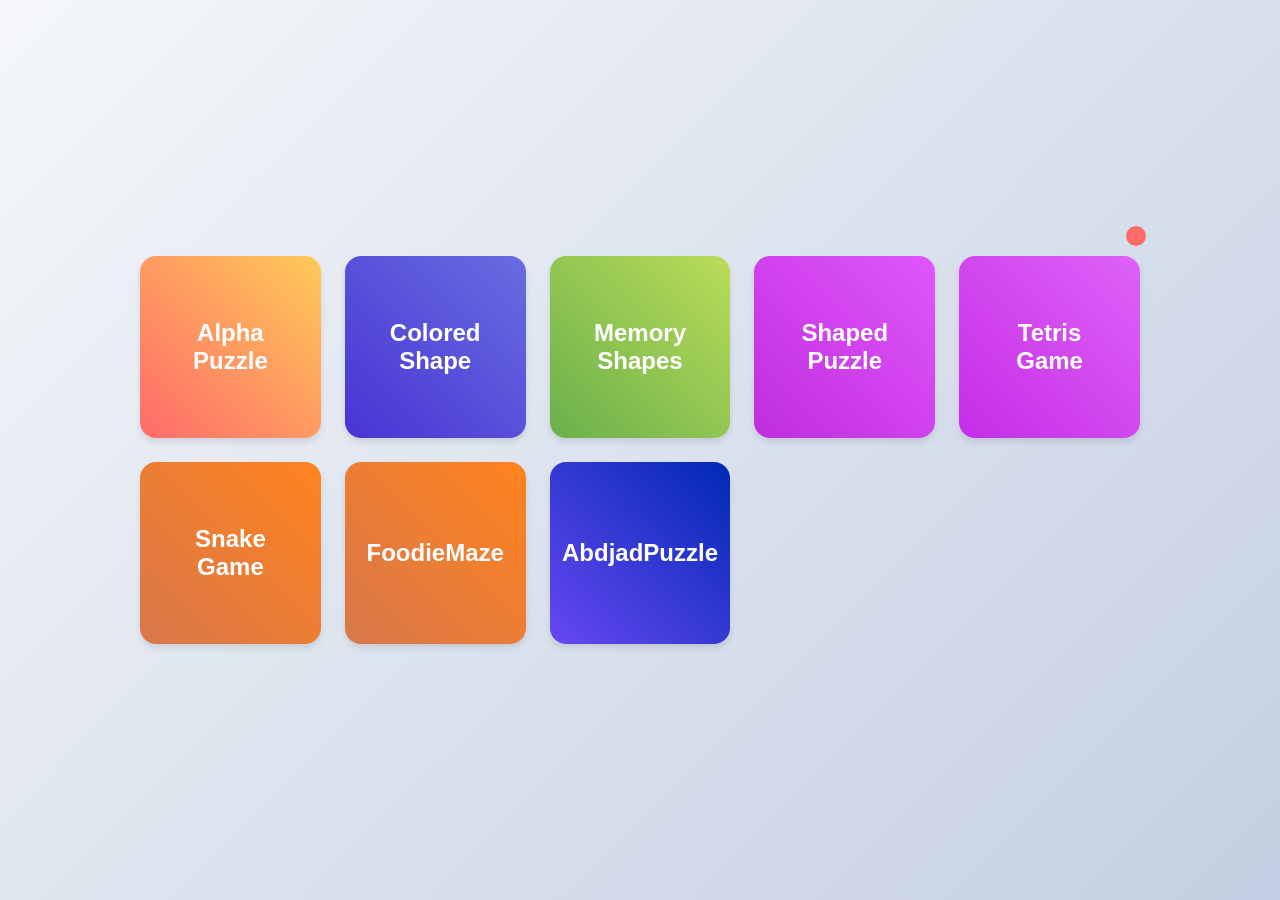
<file: index.html>
<!DOCTYPE html>
<html lang="en">
<head>
    <meta charset="UTF-8">
    <meta name="viewport" content="width=device-width, initial-scale=1.0">
    <title>Kids Garden</title>
    <style>
        body {
            margin: 0;
            min-height: 100vh;
            display: flex;
            flex-direction: column;
            align-items: center;
            justify-content: center;
            background: linear-gradient(135deg, #f5f7fa 0%, #c3cfe2 100%);
            font-family: system-ui, -apple-system, sans-serif;
        }

        h1 {
            color: #2d3748;
            font-size: 6vw; /* Responsive font size */
            margin-bottom: 2rem;
            text-align: center;
        }

        .grid {
            display: grid;
            grid-template-columns: repeat(auto-fit, minmax(150px, 1fr)); /* Responsive grid */
            gap: 1.5rem;
            padding: 2rem;
            max-width: 1000px;
            width: 100%;
        }

        .game-button {
            width: 100%;
            padding-top: 100%; /* Makes buttons square */
            position: relative;
            border: none;
            border-radius: 1rem;
            font-size: 1.5rem;
            font-weight: bold;
            color: white;
            cursor: pointer;
            transition: transform 0.2s;
            box-shadow: 0 4px 6px rgba(0, 0, 0, 0.1);
            display: flex;
            align-items: center;
            justify-content: center;
        }

        .game-button:hover {
            transform: translateY(-5px);
        }

        .game-button span {
            position: absolute;
            top: 50%;
            left: 50%;
            transform: translate(-50%, -50%);
        }

        #game01 {
            background: linear-gradient(45deg, #ff6b6b, #feca57);
        }

        #game02 {
            background: linear-gradient(45deg, #4834d4, #686de0);
        }

        #game03 {
            background: linear-gradient(45deg, #6ab04c, #badc58);
        }

        #game04 {
            background: linear-gradient(45deg, #be2edd, #e056fd);
        }

        #game05 {
            background: linear-gradient(45deg, #c52de7, #de62f7);
        }

        #game06 {
            background: linear-gradient(45deg, #d8774b, #ff831e);
        }
		
        #game07 {
            background: linear-gradient(45deg, #6748f1, #0029b5);
        }

        /* Media Queries for smaller screens */
        @media (max-width: 600px) {
            h1 {
                font-size: 8vw; /* Smaller font size on small screens */
            }

            .grid {
                padding: 1rem;
                gap: 1rem;
            }

            .game-button {
                font-size: 1.2rem;
            }
        }
        .ball {
            position: fixed;
            border-radius: 50%;
            pointer-events: none;
            z-index: -1;
        }        
    </style>
</head>
<body>
    <div class="grid">
        <a href="./AlphaPuzzle/index.html"><button class="game-button" id="game01"><span>Alpha Puzzle</span></button></a>
        <a href="./ColoredShape/index.html"><button class="game-button" id="game02"><span>Colored Shape</span></button></a>
        <a href="./MemoryShapes/index.html"><button class="game-button" id="game03"><span>Memory Shapes</span></button></a>
        <a href="./ShapePuzzle/index.html"><button class="game-button" id="game04"><span>Shaped Puzzle</span></button></a>
        <a href="./Tetris/index.html"><button class="game-button" id="game05"><span>Tetris Game</span></button></a>
        <a href="./Snake/index.html"><button class="game-button" id="game06"><span>Snake Game</span></button></a>
        <a href="./FoodieMaze/"><button class="game-button" id="game06"><span>FoodieMaze</span></button></a>
        <a href="./AbdjadPuzzle/"><button class="game-button" id="game07"><span>AbdjadPuzzle</span></button></a>
    </div>

    <script>
(function createBouncingBall() {
    const ball = document.createElement('div');
    ball.className = 'ball';
    document.body.appendChild(ball);

    let x = Math.random() * window.innerWidth;
    let y = Math.random() * window.innerHeight;
    let dx = (Math.random() - 0.5) * 5;
    let dy = (Math.random() - 0.5) * 5;
    let speed = 1;
    
    // Get initial size from localStorage or default to 20
    const score = localStorage.getItem('score') || 20;
    const initialSize = Math.max(20, Math.min(parseInt(score), 100));    

    function randomColor() {
        const colors = [
            '#ff6b6b', '#feca57', '#4834d4', '#686de0',
            '#6ab04c', '#badc58', '#be2edd', '#e056fd'
        ];
        return colors[Math.floor(Math.random() * colors.length)];
    }

    function updateBall() {
        if (x + ball.offsetWidth > window.innerWidth || x < 0) {
            dx = -dx;
            ball.style.backgroundColor = randomColor();
            ball.style.width = ball.style.height = initialSize + 'px';
            speed += 0.01;
        }
        if (y + ball.offsetHeight > window.innerHeight || y < 0) {
            dy = -dy;
            ball.style.backgroundColor = randomColor();
            ball.style.width = ball.style.height = initialSize + 'px';
            speed += 0.01;
        }

        x += dx * speed;
        y += dy * speed;

        ball.style.left = x + 'px';
        ball.style.top = y + 'px';

        requestAnimationFrame(updateBall);
    }

    ball.style.backgroundColor = randomColor();
    ball.style.width = ball.style.height = initialSize + 'px';
    updateBall();
})();
</script>    
</body>
</html>
</file>
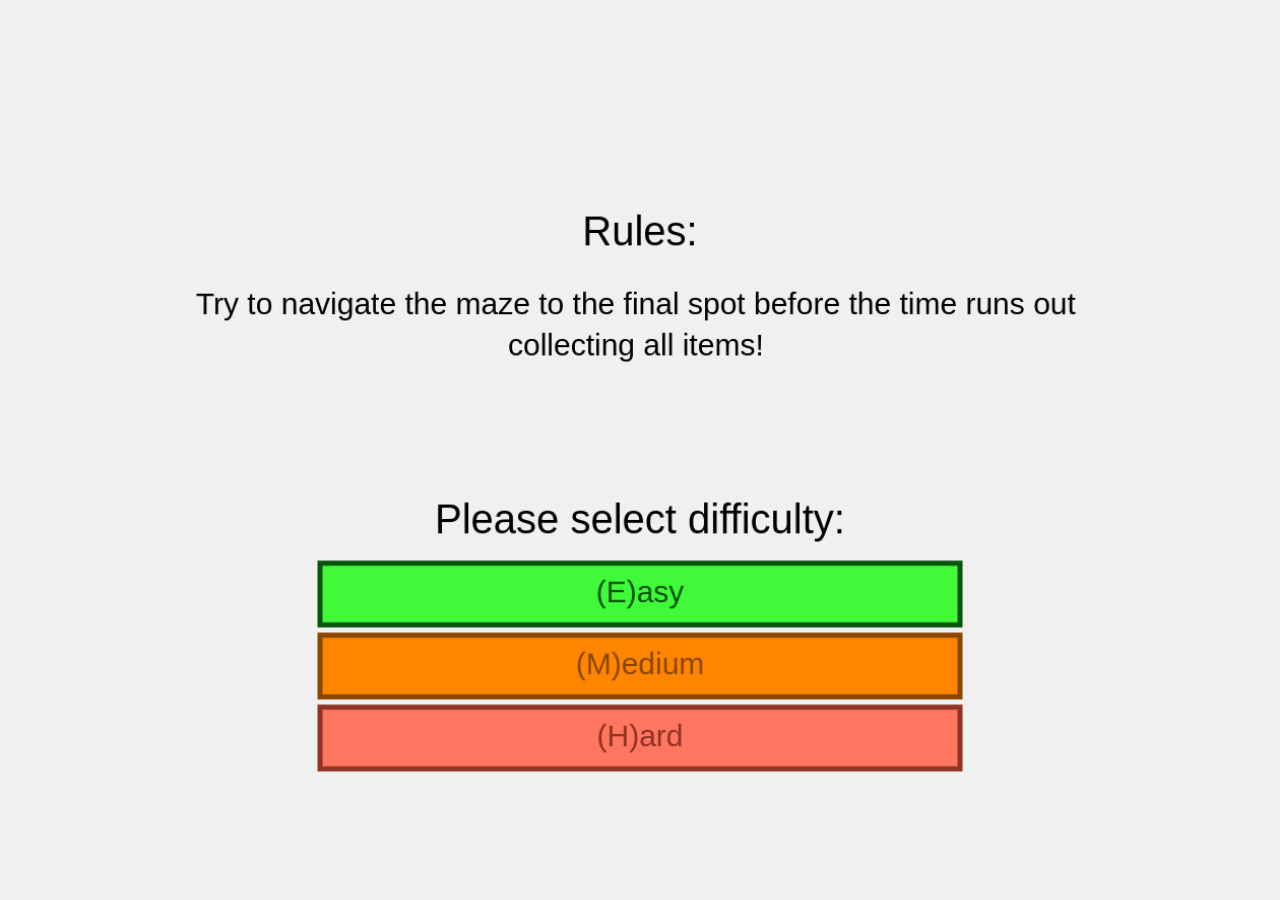
<file: FoodieMaze/index.html>
<!doctype html>
<html>
  <head>
  <head>
    <meta charset="utf-8">
    <meta name="viewport" content="user-scalable=no">
    <title> The Maze Game </title>
    <link rel="icon" type="image/svg" href="favicon.svg">
<style>
  body {
            margin: 0;
            padding: 0;
            display: flex;
            justify-content: center;
            align-items: center;
            min-height: 100vh;
            background: #f0f0f0;
            touch-action: none;
        }
        #canvas-div {
            position: relative;
            width: 100%;
            min-height: 100%;
            /* max-width: 800px; */
            height: 80vh;
        }
        canvas {
            position: absolute;
            top: 0;
            left: 0;
            width: 100%;
            height: 100%;
        }
        #maze-canvas {
            z-index: 1;
        }
        #menu-canvas {
            z-index: 2;
        }
        .sprite {
            width: 32px;
            height: 32px;
            object-fit: contain;
        }
        .collectible {
            width: 24px;
            height: 24px;
            object-fit: contain;
            position: absolute;
            transform: translate(-50%, -50%);
        }
</style>    
  </head>
  <body>
      <div style="position: relative;" id="canvas-div">
        <canvas id="menu-canvas"
            style="position: absolute; left: 0; top: 0; z-index: 1;"></canvas>
        <canvas id="maze-canvas"
            style="position: absolute; left: 0; top: 0; z-index: 0;">
            <p>Your browser does not support the HTML5 Canvas feature.</p>
        </canvas>
        <noscript>
            <p>JavaScript is not enabled. To play the game, you need to enable
            it.</p>
        </noscript>
      </div>

<script>
// Author: Drew Silcock
// TODO:
// * Draw arrows on touch display
// * Change keyboard movement to remove keyboard repeat delay
// * Make holding down touch automatically move
// * Animate movement
// * Add ghosts that you have to avoid

    // Animal and food sprites
    const SPRITES = {
        player: [
            // '🐶', '🐱', '🐭', '🐹', '🐰', '🦊', '🐻', '🐼'
            '../images/cat.svg',
            '../images/dog.svg',
            '../images/rabbit.svg',
            '../images/fox.svg',
            '../images/bear.svg',
            '../images/lion.svg'            
        ],
        collectibles: [
            // '🍎', '🍕', '🍔', '🌭', '🍦', '🍪', '🍩', '🍫'
            '../images/apple.svg',
            '../images/orange.svg',
            '../images/fish.svg',
            '../images/lemon.svg',
            '../images/watermelon.svg',
            '../images/chicken.svg'
        ],
        end: '../images/flag.svg' //'🏁'
    };
    

(function() {

"use strict";

var touchCapable = "ontouchstart" in document.documentElement;

// ----------------
// Canvas variables
// ----------------

var mazeCanvas = document.getElementById("maze-canvas");
var mazeContext = mazeCanvas.getContext("2d");

var menuCanvas = document.getElementById("menu-canvas");
var menuContext = menuCanvas.getContext("2d");

var canvasDiv = document.getElementById("canvas-div");

menuCanvas.width = mazeCanvas.width = canvasDiv.clientWidth - 20;
menuCanvas.height = mazeCanvas.height = canvasDiv.clientHeight - 20;

menuContext.textAlign = mazeContext.textAlign = "center";
menuContext.textBaseline = mazeContext.textBaseline = "middle";

// --------------
// Maze variables
// --------------

var maze, m, n;
var start, end;

// ----------------------
// Maze drawing variables
// ----------------------

var cellWidth;
var cellHeight;

var playerWidth;
var playerHeight;

// --------------
// Menu variables
// --------------

// Main menu box dimensions and positions
var diffBoxWidth, diffBoxHeight;
var easyTopLeftX, easyTopLeftY;
var mediumTopLeftX, mediumTopLeftY;
var hardTopLeftX, hardTopLeftY;

// In-game menu box dimensions and positions
var menuBoxWidth, menuBoxHeight;
var menuContTopLeftX, menuContTopLeftY;
var menuRestartTopLeftX, menuRestartTopLeftY;
var menuQuitTopLeftX, menuQuitTopLeftY;

// --------------
// Game variables
// --------------

var playerPosX, playerPosY;

var timeLeft;
var timerInterval;
var hasStarted, hasWon, hasLost;

var INITIAL_TIME = 20;
var TIME_BOOST = 5;

// -------------
// Collectible variables
// -------------

var solutionCounter, solutionTotal;
var randomCounter, randomTotal;

// Radius of circles representing collectibles
var circleRad;

// Dimensions of counter tally boxes
var BOX_WIDTH = 75;
var BOX_HEIGHT = 50;

var BOX_WIDTH = 160;
var BOX_HEIGHT = 100;

// Spatial offsets of tally boxes
var BOX_OFFSET_X = BOX_WIDTH + 5;
var BOX_OFFSET_Y = 5;

// ----------------------
// Pause button variables
// ----------------------

var PAUSE_OFFSET_X = 5;
var PAUSE_OFFSET_Y = 5;

// ------------------
// Colour definitions
// ------------------

var PLAYER_COLOUR = "#F3413E";
var PLAYER_TRIM_COLOUR = "#A62F2D";

var SOLUTION_FILL_COLOUR = "#FFCC00";
var SOLUTION_STROKE_COLOUR = "#755E02";
var RANDOM_FILL_COLOUR = "#40FA39";
var RANDOM_STROKE_COLOUR = "#0A540D";
var END_FILL_COLOUR = "#E739FA";
var END_STROKE_COLOUR = "#A028AD";

var MESSAGE_FILL_COLOUR = "#90EBF0";
var MESSAGE_STROKE_COLOUR = "blue";

// Colours for the touchscreen areas
var UP_COLOUR = "#F2B01F";
var DOWN_COLOUR = "#73F175";
var LEFT_COLOUR = "#73CDF1";
var RIGHT_COLOUR = "#E773F1";

// Colours for the timer
var TIMER_FILL_COLOUR = MESSAGE_FILL_COLOUR;
var TIMER_STROKE_COLOUR = MESSAGE_STROKE_COLOUR;

var WARNING_FILL_COLOUR = "#FF8400";
var WARNING_STROKE_COLOUR = "#8A4700";

var DANGER_FILL_COLOUR = "#FF7661";
var DANGER_STROKE_COLOUR = "#913324";

var player;
var imgSolution;
var imgRandom;

// --------------
// Start the fun!
// --------------

drawMenu();

// -----------------------------------------------
// The starting point of the game, the menu screen
// -----------------------------------------------

function drawMenu() {
    // Draws the menu to the canvas, and initialises game on click

    clearCanvas();

    menuContext.lineWidth = 5;

    // Width and height of difficulty boxes
    diffBoxWidth = 0.5 * menuCanvas.width;
    diffBoxHeight = 0.1 * menuCanvas.height - 10;

    // Draw the difficulty boxes
    easyTopLeftX = 0.5 * (menuCanvas.width - diffBoxWidth);
    easyTopLeftY = 0.7 * menuCanvas.height - 0.5 * diffBoxHeight;
    drawRect(easyTopLeftX, easyTopLeftY,
             diffBoxWidth, diffBoxHeight,
             menuContext,
             RANDOM_FILL_COLOUR, RANDOM_STROKE_COLOUR);

    mediumTopLeftX = 0.5 * (menuCanvas.width - diffBoxWidth);
    mediumTopLeftY = 0.8 * menuCanvas.height - 0.5 * diffBoxHeight;
    drawRect(mediumTopLeftX, mediumTopLeftY,
             diffBoxWidth, diffBoxHeight,
             menuContext,
             WARNING_FILL_COLOUR, WARNING_STROKE_COLOUR);

    hardTopLeftX = 0.5 * (menuCanvas.width - diffBoxWidth);
    hardTopLeftY = 0.9 * menuCanvas.height - 0.5 * diffBoxHeight;
    drawRect(hardTopLeftX, hardTopLeftY,
             diffBoxWidth, diffBoxHeight,
             menuContext,
             DANGER_FILL_COLOUR, DANGER_STROKE_COLOUR);

    // Draw the "MAZE.js" icon
    drawIcon();

    // Headings
    menuContext.fillStyle = "black";
    menuContext.font = "40px Arial";
    menuContext.fillText("Rules:",
                         0.5 * menuCanvas.width,
                         0.2 * menuCanvas.height);
    menuContext.fillText("Please select difficulty:",
                         0.5 * menuCanvas.width,
                         0.6 * menuCanvas.height);

    menuContext.font = "30px Arial";

    wrapText("Try to navigate the maze to the final spot before " +
             "the time runs out collecting all items!",
             0.5 * menuCanvas.width, 0.3 * menuCanvas.height,
             0.75 * menuCanvas.width, 40);

    menuContext.fillStyle = RANDOM_STROKE_COLOUR;
    menuContext.fillText("(E)asy",
                         0.5 * menuCanvas.width,
                         0.7 * menuCanvas.height);
    menuContext.fillStyle = WARNING_STROKE_COLOUR;
    menuContext.fillText("(M)edium",
                         0.5 * menuCanvas.width,
                         0.8 * menuCanvas.height);
    menuContext.fillStyle = DANGER_STROKE_COLOUR;
    menuContext.fillText("(H)ard",
                         0.5 * menuCanvas.width,
                         0.9 * menuCanvas.height);

    window.addEventListener("resize", resizeMenu, false);
    window.addEventListener("click", menuCheckClick, false);
    window.addEventListener("touchstart", checkTouch, false);
    window.addEventListener("keydown", checkKey, false);
}

function menuCheckClick(evt) {
    // Check whether the user has clicked within the easy, medium or hard
    // boxes

    var clickX = evt.pageX;
    var clickY = evt.pageY;

    menuCheckPos(clickX, clickY);
}

function checkTouch(evt) {
    // Checks whether the player has touched one of the difficulty boxes

    // We want to record only individual touches
    evt.preventDefault();

    var touchX = evt.targetTouches[0].pageX;
    var touchY = evt.targetTouches[0].pageY;

    menuCheckPos(touchX, touchY);
}

function menuCheckPos(x, y) {
    // Check whether x, y is within any of the difficulty boxes, and
    // initialise the game with the corresponding difficulty

    if (x >= easyTopLeftX && x <= easyTopLeftX + diffBoxWidth &&
        y >= easyTopLeftY && y <= easyTopLeftY + diffBoxHeight) {
        startGame("easy");
    }

    if (x >= mediumTopLeftX && x <= mediumTopLeftX + diffBoxWidth &&
        y >= mediumTopLeftY && y <= mediumTopLeftY + diffBoxHeight) {
        startGame("medium");
    }

    if (x >= hardTopLeftX && x <= hardTopLeftX + diffBoxWidth &&
        y >= hardTopLeftY && y <= hardTopLeftY + diffBoxHeight) {
        startGame("hard");
    }
}

function checkKey(evt) {
    // Checks whether user has pressed `e`, `m`, or `h` for easy, medium
    // and hard difficulties

    switch (evt.keyCode) {
        case 69:  // `e` for easy
            startGame("easy");
            break;
        case 77:  // `m` for medium
            startGame("medium");
            break;
        case 72:  // 'h' for hard
            startGame("hard");
            break;
        case 73:  // 'i' for secret insane mode
            startGame("insane");
            break;
    }
}

function startGame(difficulty) {
    // Remove all event listeners and initialise game with specifiied
    // difficulty

    window.removeEventListener("click", menuCheckClick, false);
    window.removeEventListener("touchstart", checkTouch, false);
    window.removeEventListener("keydown", checkKey, false);
    window.removeEventListener("resize", resizeMenu, false);

    initialiseGame(difficulty);
}

function drawIcon() {
    // Draw the maze.js icon

    // var icon = new Image();
    // icon.src = "maze-icon.png";
    // icon.onload = function() {
    //     menuContext.drawImage(icon,
    //                           0.5 * menuCanvas.width - 150,
    //                           0.025 * menuCanvas.height)
    // }
}

function wrapText(text, x, y, maxWidth, lineHeight) {
    var words = text.split(" ");
    var line = "";

    for (var i = 0; i < words.length; i++) {
        var testLine = line + words[i] + " ";
        var metrics = menuContext.measureText(testLine);
        var testWidth = metrics.width;
        if (testWidth > maxWidth && i > 0) {
            menuContext.fillText(line, x, y);
            line = words[i] + " ";
            y += lineHeight;
        } else {
            line = testLine;
        }
    }
    menuContext.fillText(line, x, y);
}

// --------------------------------------
// Useful function for creating 2D arrays
// --------------------------------------

function createArray(width, height) {
    // Creates an m by n array

    var arr = new Array(width);

    for (var i = 0; i < width; i++) {
        arr[i] = new Array(height);

        for (var j = 0; j < height; j++) {
            arr[i][j] = 0;
        }
    }

    return arr;
}

// -----------------------------------------
// The maze generation and solving functions
// -----------------------------------------

function initialiseMaze() {
    // Initialise the m by n maze with all walls up

    // Set all cells to zero
    for (var i = 0; i < m; i++) {
        for (var j = 0; j < n; j++) {
            maze[i][j] = 0;
        }
    }

    // Inside maze cells
    for (var i = 1; i < m - 1; i++) {
        for (var j = 1; j < n - 1; j++) {
            maze[i][j] |= 15;
        }
    }

    // The top and bottom border cells
    for (var i = 1; i < m - 1; i++) {
        maze[i][0] |= 7;
        maze[i][n - 1] |= 13;
    }

    // The left and right border cells
    for (var i = 1; i < n - 1; i++) {
        maze[0][i] |= 14;
        maze[m - 1][i] |= 11;
    }

    // The corner cells
    maze[0][0] |= 6;  // Top-left corner

    maze[m - 1][0] |= 3;  // Top right corner

    maze[0][n - 1] |= 12;  // Bottom left corner

    maze[m - 1][n - 1] |= 9;  // Bottom right corner

    return maze;
}

function buildMaze() {
    // Construct a perfect maze in `maze` that is m by n

    var cellStack, totalCells, currentCell, visitedCells, newCell;
    var visitedArray, validNeighbours, neighbour;

    // Stack to hold the cell locations
    cellStack = new Array();

    totalCells = m * n;

    // Array containing whether each cell has been visited
    visitedArray = createArray(m, n);

    currentCell = getRandomCell();

    visitedCells = 1;

    while (visitedCells < totalCells) {
        // Set this cell as visited
        visitedArray[currentCell[0]][currentCell[1]] = 1;

        // Get byte describing which neighbours haven't been visited
        validNeighbours = getNeighbours(visitedArray, currentCell);

        if (validNeighbours === 0) {
            currentCell = cellStack.pop();
        }
        else {
            // Choose one valid neighbour at random
            neighbour = getRandomFlag(validNeighbours);
            switch (neighbour) {
                case 1:  // Left of original cell
                    newCell = [currentCell[0] - 1, currentCell[1]];
                    knockDownWall(currentCell, "left");
                    knockDownWall(newCell, "right");
                    break;
                case 2:  // Below original cell
                    newCell = [currentCell[0], currentCell[1] + 1];
                    knockDownWall(currentCell, "bottom");
                    knockDownWall(newCell, "top");
                    break;
                case 4:  // Right of original cell
                    newCell = [currentCell[0] + 1, currentCell[1]];
                    knockDownWall(currentCell, "right");
                    knockDownWall(newCell, "left");
                    break;
                case 8:  // Above original cell
                    newCell = [currentCell[0], currentCell[1] - 1];
                    knockDownWall(currentCell, "top");
                    knockDownWall(newCell, "bottom");
                    break;
                default:
                    console.log("Error: Invalid choice of neighbour.");
                    return false;
            }

            cellStack.push(currentCell);
            currentCell = newCell;
            visitedCells++;
        }

    }
}

function removeCounters() {
    // Remove all current counters from the maze

    for (var i = 0; i < m; i++) {
        for (var j = 0; j < n; j++) {
            // 16 is solution counter bit; 32 is random counter bit
            maze[i][j] &= ~48;
        }
    }
}

function placeCounters() {
    // Place the random and solution counters on the maze

    placeSolutionCounters();
    placeRandomCounters();
}

function placeSolutionCounters() {
    // Marks the solution to the maze using similar method to construction

    var cellStack, currentCell, visitedCells, newCell;
    var visitedArray, unvisitedNeighbours, validNeighbours, neighbour;

    // Stack to hold the cell locations
    cellStack = new Array();

    // Array containing whether each cell has been visited
    visitedArray = createArray(m, n);

    currentCell = start;

    while (!(currentCell[0] === end[0] && currentCell[1] === end[1])) {
        // Set this cell as visited
        visitedArray[currentCell[0]][currentCell[1]] = 1;

        // Get byte describing which neighbours haven't been visited
        unvisitedNeighbours = getNeighbours(visitedArray, currentCell);

        // Here we also require no intervening wall
        validNeighbours = unsetWalledNeighbours(unvisitedNeighbours,
                                                currentCell);

        if (validNeighbours === 0) {
            currentCell = cellStack.pop();
        }
        else {
            // Choose one valid neighbour at random
            neighbour = getRandomFlag(validNeighbours);
            switch (neighbour) {
                case 1:  // Left of original cell
                    newCell = [currentCell[0] - 1, currentCell[1]];
                    break;
                case 2:  // Below original cell
                    newCell = [currentCell[0], currentCell[1] + 1];
                    break;
                case 4:  // Right of original cell
                    newCell = [currentCell[0] + 1, currentCell[1]];
                    break;
                case 8:  // Above original cell
                    newCell = [currentCell[0], currentCell[1] - 1];
                    break;
                default:
                    console.log("Error: Invalid choice of neighbour.");
                    return false;
            }

            cellStack.push(currentCell);
            currentCell = newCell;
        }
    }

    // Remove the first element, starting point, which is special
    cellStack.splice(0, 1);

    // Reset solution total in case of game restart
    solutionTotal = 0;

    // Mark all cells in the stack as solution
    for (var i = 0; i < cellStack.length; i += 2) {
        solutionTotal++;
        maze[cellStack[i][0]][cellStack[i][1]] |= 16;
    }
}

function placeRandomCounters() {
    // Place random counters that the players needs to pick up throughout the
    // maze

    // One fifth as many random counters to pick up as solution counters
    randomTotal = Math.ceil(solutionTotal / 5);

    var i = 0, cell;
    while (i < randomTotal) {
        cell = getRandomCell();

        if (validRandomCounterCell(cell)) {
            maze[cell[0]][cell[1]] |= 32;
            i++;
        }
    }
}

function getRandomInt(min, max) {
    // Return a random integer between `min` and `max`, as per MDN docs

    return Math.floor(Math.random() * (max - min + 1)) + min;
}

function getRandomFlag(num) {
    // Choose a random set flag from a 4-bit number

    // Prevent infinite loop from incorrect argument
    if (num === 0) {
        console.log("Error: Cannot choose random set flag.");
        return false;
    }

    var rand, res;

    do {
        rand = Math.pow(2, getRandomInt(0, 4));
        res = num & rand;
    } while (res === 0);

    return res;
}

function knockDownWall(cell, wall) {
    // Knock down the wall between cellOne and cellTwo

    var wallmask;

    switch (wall) {
        case "top":
            wallmask = 8;
            break;
        case "right":
            wallmask = 4;
            break;
        case "bottom":
            wallmask = 2;
            break;
        case "left":
            wallmask = 1;
            break;
        default:
            console.log("Error: Invalid wall to destroy.");
            return false;
    }

    maze[cell[0]][cell[1]] &= ~wallmask;
}

function getNeighbours(visitedArray, cell) {
    // Get all unvisited neighbours of `cell` in `maze` as byte

    var validNeighbours = 0;

    // Check left
    if ((cell[0] != 0) && (!visitedArray[cell[0] - 1][cell[1]])) {
        validNeighbours |= 1;
    }

    // Check below
    if ((cell[1] != n - 1) && (!visitedArray[cell[0]][cell[1] + 1])) {
        validNeighbours |= 2;
    }

    // Check right
    if ((cell[0] != m - 1) && (!visitedArray[cell[0] + 1][cell[1]])) {
        validNeighbours |= 4;
    }

    // Check above
    if ((cell[1] != 0) && (!visitedArray[cell[0]][cell[1] - 1])) {
        validNeighbours |= 8;
    }

    return validNeighbours;
}

function unsetWalledNeighbours(neighbours, cell) {
    // Unset all flags in byte `neighbours` where there's a wall between `cell`
    // and that neighbour

    var cellval = maze[cell[0]][cell[1]];

    // Bits representing left, bottom, right and top walls respectively
    var wallmasks = [1, 2, 4, 8];

    // Check if cell has walls and unset corresponding neighbour bit
    wallmasks.forEach(function(mask) {
        if (cellval & mask) {
            neighbours &= ~mask;
        }
    });

    return neighbours;
}

function validRandomCounterCell(cell) {
    // Check whether `cell` is valid for placing a random counter at

    // Make sure it's not the start point
    if (cell[0] === start[0] && cell[1] === start[1]) {
        return false;
    }

    // Make sure it's not the end point
    if (cell[0] === end[0] && cell[1] === end[1]) {
        return false;
    }

    // Make sure there's not already a solution counter there
    if (maze[cell[0]][cell[1]] & 16) {
        return false;
    }

    // Make sure there's not already a random counter there
    if (maze[cell[0]][cell[1]] & 32) {
        return false;
    }

    return true;
}

function getRandomCell() {
    // Get a random cell in the maze

    return [getRandomInt(0, m - 1), getRandomInt(0, n - 1)];
}
// -----------------------------
// The player movement functions
// -----------------------------

function movePlayerKeyboard(evt) {
    // Check whether the player can move to the location specified by keyboard
    // input, and if so move them there. Check whether the player has won,
    // and display congratulations accordingly

    var newX;
    var newY;
    var canMove;

    switch (evt.keyCode) {
        case 38:  // Arrow up key
        case 87:  // w key
            newX = playerPosX;
            newY = playerPosY - 1;
            canMove = canMoveTo("up");
            break;
        case 37:  // Arrow left key
        case 65:  // a key
            newX = playerPosX - 1;
            newY = playerPosY;
            canMove = canMoveTo("left");
            break;
        case 40: // Arrow down key
        case 83: // s key
            newX = playerPosX;
            newY = playerPosY + 1;
            canMove = canMoveTo("down");
            break;
        case 39:  // Arrow right key
        case 68: // d key
            newX = playerPosX + 1;
            newY = playerPosY;
            canMove = canMoveTo("right");
            break;
        default:
            return;
    }

    if (canMove) {
        movePlayer(newX, newY);
    }
}

function movePlayerTouch(evt) {
    // Does same as moverPlayerKeyboard, but instead of taking keyboard input,
    // determine motion based on which section of the screen the user is touching

    // We want to record only individual touches
    evt.preventDefault();

    var touchX = evt.targetTouches[0].pageX;
    var touchY = evt.targetTouches[0].pageY;

    var newX;
    var newY;
    var canMove;

    // If player pressed pause button, don't move
    if (touchX >= PAUSE_OFFSET_X &&
        touchX <= PAUSE_OFFSET_X + BOX_WIDTH &&
        touchY >= menuCanvas.height - PAUSE_OFFSET_Y - BOX_HEIGHT &&
        touchY <= menuCanvas.height - PAUSE_OFFSET_Y) {
        return;
    }

    if (touchY < 0.25 * mazeCanvas.height) {
        newX = playerPosX;
        newY = playerPosY - 1;
        canMove = canMoveTo("up");
    } else if (touchY > 0.75 * mazeCanvas.height) {
        newX = playerPosX;
        newY = playerPosY + 1;
        canMove = canMoveTo("down");
    } else if (touchX < 0.5 * mazeCanvas.width) {
        newX = playerPosX - 1;
        newY = playerPosY;
        canMove = canMoveTo("left");
    } else if (touchX > 0.5 * mazeCanvas.width) {
        newX = playerPosX + 1;
        newY = playerPosY;
        canMove = canMoveTo("right");
    }

    if (canMove) {
        movePlayer(newX, newY);
    }
}

function movePlayer(newX, newY) {
    // Make sure maze is unblurred
    unblurMaze();

    if (!hasStarted) {
        createTimer();
    }

    hasStarted = true;

    checkCounters(newX, newY);

    drawAll(newX, newY);
    playerPosX = newX;
    playerPosY = newY;

    if (playerPosX === end[0] && playerPosY === end[1] &&
        hasCollectedAllCounters()) {
        // Remove the movement event listeners
        window.removeEventListener("keydown", movePlayerKeyboard, false);
        window.removeEventListener("touchstart", movePlayerTouch, false);

        hasWon = true;
        clearInterval(timerInterval);
        drawAll(playerPosX, playerPosY);

        // Set event listeners so player can restart game
        window.addEventListener("keydown", restartGameKeyboard, false);
        window.addEventListener("touchstart", restartGameTouch, false);
    }
}

function hasCollectedAllCounters() {
    // Check whether the player has collected all counters

    if (solutionCounter === solutionTotal && randomCounter === randomTotal) {
        return true;
    }

    return false;
}

function checkCounters(x, y) {
    // Check whether there are any counters at (`x`,`y`)

    if (maze[x][y] & 16) {
        // Sitting on solution counter
        solutionCounter++;

        // Unset cell solution marker
        maze[x][y] &= ~16;
    }

    if (maze[x][y] & 32) {
        // Sitting on random counter
        randomCounter++;

        // Unset cell random counter
        maze[x][y] &= ~32;

        // Get more time!
        timeLeft += TIME_BOOST;
    }
}

function canMoveTo(direction) {
    // Check whether player can move from point `destX` to `destY`

    var cellval = maze[playerPosX][playerPosY];

    switch (direction) {
        case "left":
            if (playerPosX === 0 || cellval & 1) {
                return false;
            }
            break;
        case "down":
            if (playerPosY === n - 1 || cellval & 2) {
                return false;
            }
            break;
        case "right":
            if (playerPosX === m - 1 || cellval & 4) {
                return false;
            }
            break;
        case "up":
            if (playerPosY === 0 || cellval & 8) {
                return false;
            }
            break;
    }

    return true;
}

function restartGameKeyboard(evt) {
    // Restart game upon user pressing Enter

    if (evt.keyCode === 13) {
        window.removeEventListener("keydown", restartGameKeyboard, false);
        window.removeEventListener("touchstart", restartGameTouch, false);
        drawMenu();
    }
}

function restartGameTouch(evt) {
    // Restart game upon user touching screen, unless they pressed pause

    var touchX = evt.targetTouches[0].pageX;
    var touchY = evt.targetTouches[0].pageY;

    if (touchX >= PAUSE_OFFSET_X &&
        touchX <= PAUSE_OFFSET_X + BOX_WIDTH &&
        touchY >= menuCanvas.height - PAUSE_OFFSET_Y - BOX_HEIGHT &&
        touchY <= menuCanvas.height - PAUSE_OFFSET_Y) {
        return;
    }

    window.removeEventListener("keydown", restartGameKeyboard, false);
    window.removeEventListener("touchstart", restartGameTouch, false);
    drawMenu();
}

// ------------------
// The timer function
// ------------------

function createTimer() {
    // Sets off a timer decrementing in seconds (1000 ms)

    timerInterval = setInterval(function() {
        timeLeft--;
        drawAll(playerPosX, playerPosY);
        if (timeLeft === 0) {
            window.removeEventListener("keydown", movePlayerKeyboard, false);
            window.removeEventListener("touchstart", movePlayerTouch, false);

            hasLost = true;
            clearInterval(timerInterval);
            drawAll(playerPosX, playerPosY);

            window.addEventListener("keydown", restartGameKeyboard, false);
            window.addEventListener("touchstart", restartGameTouch, false);

            return;
        }
    }, 1000);
}

// ----------------------
// The drawing functions
// ----------------------

function drawMaze() {
    // The overarching function to draw the maze walls and counters

    drawMazeWalls();
    drawCounters();
    drawEnd();
    drawCounterTallies();
    drawTimer(timeLeft);
    // drawCollectibles();
}

function drawMazeWalls() {
    // Draw the produced maze walls to the canvas

    mazeContext.lineWidth = 2;

    // Draw the boundaries twice for consistent thickness with walls
    for (var i = 0; i < 2; i++) {
        drawLine(cellWidth, 0, m * cellWidth, 0, mazeContext);
        drawLine(0, 0, 0, n * cellHeight, mazeContext);
        drawLine(m * cellWidth, 0, m * cellWidth, n * cellHeight, mazeContext);
        drawLine(0, n * cellHeight, (m - 1) * cellWidth, n * cellHeight, mazeContext);
    }

    // Draw the walls
    for (var i = 0; i < m; i++) {
        for (var j = 0; j < n; j++) {
            drawCellWalls([i, j]);
        }
    }

    mazeContext.lineWidth = 1;
}

function drawCounters() {
    // Draw the solution and random counters to the maze
    if (!imgSolution){
        const foodSolution = SPRITES.collectibles[Math.floor(Math.random() * SPRITES.collectibles.length)];
        imgSolution = new Image();
        imgSolution.classList.add('sprite');
        imgSolution.src = foodSolution;
    }
    if (!imgRandom){
        const foodRandom = SPRITES.collectibles[Math.floor(Math.random() * SPRITES.collectibles.length)];
        imgRandom = new Image();
        imgRandom.classList.add('sprite');
        imgRandom.src = foodRandom;
    }

    mazeContext.lineWidth = 5;

    for (var i = 0; i < m; i++) {
        for (var j = 0; j < n; j++) {
            if (maze[i][j] & 16) {
                // Draw solution counters
                    mazeContext.drawImage(
                        imgSolution,
                        i * cellWidth + (cellWidth - circleRad*2)/2,
                        j * cellHeight + (cellHeight - circleRad*2)/2,
                        circleRad*2,
                        circleRad*2
                    );
                // drawCircle((i + 0.5) * cellWidth, (j + 0.5) * cellHeight,
                //         circleRad, SOLUTION_FILL_COLOUR, SOLUTION_STROKE_COLOUR);
            }
            if (maze[i][j] & 32) {
                // Draw random counters
                mazeContext.drawImage(
                        imgRandom,
                        i * cellWidth + (cellWidth - circleRad*2)/2,
                        j * cellHeight + (cellHeight - circleRad*2)/2,
                        circleRad*2,
                        circleRad*2
                    );
                // drawCircle((i + 0.5) * cellWidth, (j + 0.5) * cellHeight,
                //         circleRad, RANDOM_FILL_COLOUR, RANDOM_STROKE_COLOUR);
            }
        }
    }

    mazeContext.lineWidth = 1;
}

function drawCircle(x, y, radius, fillStyle, strokeStyle) {
    // Draw a sprite of radius `radius` centred on point (`x`, `y`)
    const foodIcon = SPRITES.collectibles[Math.floor(Math.random() * SPRITES.collectibles.length)];
    const img = new Image();
    img.classList.add('sprite');
    img.src = foodIcon;
    // mazeContext.drawImage(img, x,y, radius, 0);
    mazeContext.beginPath();
    mazeContext.arc(x, y, radius, 0, 2 * Math.PI, false);
    mazeContext.fillStyle = fillStyle;
    mazeContext.fill();
    // mazeContext.strokeStyle = strokeStyle;
    // mazeContext.stroke();
}

function drawEnd() {
    // Draw the start and end points as specially coloured circles

    mazeContext.lineWidth = 5;

    drawCircle((end[0] + 0.5) * cellWidth, (end[1] + 0.5) * cellHeight,
            circleRad, END_FILL_COLOUR, END_STROKE_COLOUR);

    mazeContext.lineWidth = 1;
}

function drawCellWalls(cell) {
    // Draws all existing walls around the cell at position `cell` of `maze`

    var cellval = maze[cell[0]][cell[1]];

    if (cellval & 1) {  // Left wall present
        drawLine(cell[0] * cellWidth, cell[1] * cellHeight,
                 cell[0] * cellWidth, (cell[1] + 1) * cellHeight,
                 mazeContext);
    }

    if (cellval & 2) { // Bottom wall present
        drawLine(cell[0] * cellWidth, (cell[1] + 1) * cellHeight,
                 (cell[0] + 1) * cellWidth, (cell[1] + 1) * cellHeight,
                 mazeContext);
    }

    if (cellval & 4) { // Right wall present
        drawLine((cell[0] + 1) * cellWidth, cell[1] * cellHeight,
                 (cell[0] + 1) * cellWidth, (cell[1] + 1) * cellHeight,
                 mazeContext);
    }

    if (cellval & 8) { // Top wall present
        drawLine(cell[0] * cellWidth, cell[1] * cellHeight,
                 (cell[0] + 1) * cellWidth, cell[1] * cellHeight,
                 mazeContext);
    }
}

function drawLine(startX, startY, endX, endY, context) {
    // Draws a line from point startPos = [startPosX, startPosY] to
    // endPos = [endPosX, endPosY] using context `context`

    context.beginPath();
    context.moveTo(startX, startY);
    context.lineTo(endX, endY);
    context.stroke();
}

function drawRect(x, y, width, height, context, fillStyle, strokeStyle) {
    // Draw a rectangle on specified context

    context.beginPath();
    context.rect(x, y, width, height);
    context.closePath();
    context.fillStyle = fillStyle;
    context.fill();
    context.strokeStyle = strokeStyle;
    context.stroke();
}

function drawTouchControls() {
    // Draws coloured rectangles showing the touch screen control areas

    menuContext.globalAlpha = 0.2;

    drawRect(0, 0,
             menuCanvas.width, 0.25 * menuCanvas.height,
             menuContext,
             UP_COLOUR, UP_COLOUR);
    drawRect(0, 0.75 * menuCanvas.height,
             menuCanvas.width, 0.25 * menuCanvas.height,
             menuContext,
             DOWN_COLOUR, DOWN_COLOUR);
    drawRect(0, 0.25 * menuCanvas.height,
             0.5 * menuCanvas.width, 0.5 * menuCanvas.height,
             menuContext,
             LEFT_COLOUR, LEFT_COLOUR);
    drawRect(0.5 * menuCanvas.width, 0.25 * menuCanvas.height,
             0.5 * menuCanvas.width, 0.5 * menuCanvas.height,
             menuContext,
             RIGHT_COLOUR, RIGHT_COLOUR);

    menuContext.globalAlpha = 1;
}

function getPlayer() {
  if (!player){
    player = SPRITES.player[Math.floor(Math.random() * SPRITES.player.length)];  
  }
  return player;
}

function drawPlayer(x, y) {
    // Draw the object representing the player, currently a square.
    // Note that a reduced cell is cleared to avoid erasing the walls.

    const playerIcon = getPlayer();
    mazeContext.font = `${playerWidth}px Arial`;
    var img = new Image();
    img.src = playerIcon;
    img.classList.add('sprite');
    img.onload = () => {
        mazeContext.drawImage(img, 
            playerPosX * cellWidth + (cellWidth - playerWidth)/2,
            playerPosY * cellHeight + (cellHeight - playerHeight)/2,
            playerWidth,
            playerHeight
        );
    }
    // mazeContext.fillText(playerEmoji, 
    //     playerPosX * cellWidth + cellWidth/2, 
    //     playerPosY * cellHeight + cellHeight/2
    // );

    // var currTopLeftX = (playerPosX + 0.5) * cellWidth - 0.5 * playerWidth;
    // var currTopLeftY = (playerPosY + 0.5) * cellHeight - 0.5 * playerHeight;

    // playerPosX = x;
    // playerPosY = y;

    // var newTopLeftX = (x + 0.5) * cellWidth - 0.5 * playerWidth;
    // var newTopLeftY = (y + 0.5) * cellHeight - 0.5 * playerHeight;

    // mazeContext.beginPath();
    // mazeContext.rect(newTopLeftX, newTopLeftY, playerWidth, playerHeight);
    // mazeContext.closePath();
    // mazeContext.fillStyle = PLAYER_COLOUR;
    // mazeContext.fill();
    // mazeContext.lineWidth = 5;
    // mazeContext.strokeStyle = PLAYER_TRIM_COLOUR;
    // mazeContext.stroke();
    // mazeContext.lineWidth = 1;
}

function drawCollectibles() {
        const foodIcon = SPRITES.collectibles[Math.floor(Math.random() * SPRITES.collectibles.length)];
        // mazeContext.font = `${circleRad*2}px Arial`;
        
        // Draw solution collectibles
        for(let i = 0; i < m; i++) {
            for(let j = 0; j < n; j++) {
                if(maze[i][j] & 16) { // Solution counter
                    const img = new Image();
                    img.classList.add('sprite');
                    img.src = foodIcon;
                    mazeContext.drawImage(
                        img,
                        i * cellWidth + (cellWidth - circleRad*2)/2,
                        j * cellHeight + (cellHeight - circleRad*2)/2,
                        circleRad*2,
                        circleRad*2
                    );
                    // mazeContext.fillText(foodIcon,
                    //     i * cellWidth + cellWidth/2,
                    //     j * cellHeight + cellHeight/2
                    // );
                }
            }
        }

        // Draw random collectibles
        // const randomFoodEmoji = SPRITES.collectibles[Math.floor(Math.random() * SPRITES.collectibles.length)];
        
        // for(let i = 0; i < m; i++) {
        //     for(let j = 0; j < n; j++) {
        //         if(maze[i][j] & 32) { // Random counter
        //             mazeContext.fillText(randomFoodEmoji,
        //                 i * cellWidth + cellWidth/2,
        //                 j * cellHeight + cellHeight/2
        //             );
        //         }
        //     }
        // }

        // Draw end point
        mazeContext.fillText(SPRITES.end,
            end[0] * cellWidth + cellWidth/2,
            end[1] * cellHeight + cellHeight/2
        );
    }
    
// Add touch controls
function initTouchControls() {
    let touchStartX = 0;
    let touchStartY = 0;

    mazeCanvas.addEventListener('touchstart', (e) => {
        touchStartX = e.touches[0].clientX;
        touchStartY = e.touches[0].clientY;
    });

    mazeCanvas.addEventListener('touchmove', (e) => {
        e.preventDefault();
        const touchEndX = e.touches[0].clientX;
        const touchEndY = e.touches[0].clientY;
        
        const diffX = touchEndX - touchStartX;
        const diffY = touchEndY - touchStartY;
        
        if(Math.abs(diffX) > Math.abs(diffY)) {
            if(diffX > 0) {
                movePlayer(playerPosX + 1, playerPosY);
            } else {
                movePlayer(playerPosX - 1, playerPosY);
            }
        } else {
            if(diffY > 0) {
                movePlayer(playerPosX, playerPosY + 1);
            } else {
                movePlayer(playerPosX, playerPosY - 1);
            }
        }
        
        touchStartX = touchEndX;
        touchStartY = touchEndY;
    });
}

function drawStartMessage() {
    menuContext.font = "18px Arial";
    menuContext.lineWidth = 5;

    if (touchCapable) {
        drawRect(0.5 * menuCanvas.width - 350, 0.5 * menuCanvas.height - 50,
                 700, 140,
                 menuContext,
                 MESSAGE_FILL_COLOUR, MESSAGE_STROKE_COLOUR);
        menuContext.fillStyle = MESSAGE_STROKE_COLOUR;
        menuContext.fillText("Touch the top, left, right and bottom",
                         0.5 * menuCanvas.width, 0.5 * menuCanvas.height);
        menuContext.fillText("sections of the screen to move",
                         0.5 * menuCanvas.width, 0.5 * menuCanvas.height + 40);
    } else {
        drawRect(0.5 * menuCanvas.width - 300, 0.5 * menuCanvas.height - 50,
                 600, 100,
                 menuContext,
                 MESSAGE_FILL_COLOUR, MESSAGE_STROKE_COLOUR);
        menuContext.fillStyle = MESSAGE_STROKE_COLOUR;
        menuContext.fillText("Use arrows to navigate the maze",
                         0.5 * menuCanvas.width, 0.5 * menuCanvas.height);
    }

    drawIcon();
}

function drawWinMessage() {
    menuContext.lineWidth = 5;

    drawRect(0.5 * menuCanvas.width - 350, 0.5 * menuCanvas.height - 50,
             700, 225,
             menuContext,
             RANDOM_FILL_COLOUR, RANDOM_STROKE_COLOUR);
    menuContext.font = "60px Arial";
    menuContext.fillStyle = RANDOM_STROKE_COLOUR;
    menuContext.fillText("Congratulations!",
                     0.5 * menuCanvas.width, 0.5 * menuCanvas.height);
    menuContext.font = "40px Arial";
    menuContext.fillText("You finished with " + timeLeft + " seconds to spare.",
                         0.5 * menuCanvas.width, 0.5 * menuCanvas.height + 75);

    if (touchCapable) {
        menuContext.fillText("Touch the screen to play again.",
                             0.5 * menuCanvas.width,
                             0.5 * menuCanvas.height + 125);
    } else {
        menuContext.fillText("Press 'Enter' to play again.",
                             0.5 * menuCanvas.width,
                             0.5 * menuCanvas.height + 125);
    }

    drawIcon();
    blurMaze();
}

function drawLostMessage() {
    menuContext.lineWidth = 5;

    drawRect(0.5 * menuCanvas.width - 300, 0.5 * menuCanvas.height - 60,
             600, 200,
             menuContext,
             DANGER_FILL_COLOUR, DANGER_STROKE_COLOUR);
    menuContext.font = "60px Arial";
    menuContext.fillStyle = DANGER_STROKE_COLOUR;
    menuContext.fillText("Time's up!",
                         0.5 * menuCanvas.width,
                         0.5 * menuCanvas.height);
    menuContext.font = "40px Arial";

    if (touchCapable) {
        menuContext.fillText("Touch the screen to play again",
                             0.5 * menuCanvas.width,
                             0.5 * menuCanvas.height + 75);
    } else {
        menuContext.fillText("Press 'Enter' to play again",
                             0.5 * menuCanvas.width,
                             0.5 * menuCanvas.height + 75);
    }

    drawIcon();
    blurMaze();
}

function drawCounterTallies() {
    // Draws box stating number of counters picked up

    menuContext.lineWidth = 5;

    if (timeLeft <= 0) {
        menuContext.globalAlpha = 1;
    } else if (solutionCounter != solutionTotal) {
        menuContext.globalAlpha = 0.25;
    } else {
        menuContext.globalAlpha = 0.75;
    }

    drawRect(menuCanvas.width - BOX_OFFSET_X, BOX_OFFSET_Y,
             BOX_WIDTH, BOX_HEIGHT,
             menuContext,
             SOLUTION_FILL_COLOUR, SOLUTION_STROKE_COLOUR);
    menuContext.font = "50px Arial";
    menuContext.fillStyle = SOLUTION_STROKE_COLOUR;
    menuContext.fillText(solutionCounter + " / " + solutionTotal,
                         menuCanvas.width - BOX_OFFSET_X + 0.5 * BOX_WIDTH,
                         BOX_OFFSET_Y + 0.5 * BOX_HEIGHT);

    menuContext.globalAlpha = 1;

    if (timeLeft <= 0) {
        menuContext.globalAlpha = 1;
    } else if (randomCounter != randomTotal) {
        menuContext.globalAlpha = 0.25;
    } else {
        menuContext.globalAlpha = 0.75;
    }

    drawRect(menuCanvas.width - BOX_OFFSET_X, BOX_HEIGHT + 2 * BOX_OFFSET_Y,
             BOX_WIDTH, BOX_HEIGHT,
             menuContext,
             RANDOM_FILL_COLOUR, RANDOM_STROKE_COLOUR);
    menuContext.fillStyle = RANDOM_STROKE_COLOUR;
    menuContext.fillText(randomCounter + " / " + randomTotal,
                         menuCanvas.width - BOX_OFFSET_X + 0.5 * BOX_WIDTH,
                         2 * BOX_OFFSET_Y + 1.5 * BOX_HEIGHT);

    menuContext.globalAlpha = 1;
}

function drawTimer(time) {
    // Draws a timer displaying time

    menuContext.font = "50px Arial";
    menuContext.lineWidth = 5;
    menuContext.globalAlpha = 1;

    if (time <= 10 && time > 5) {
        menuContext.fillStyle = WARNING_FILL_COLOUR;
        menuContext.strokeStyle = WARNING_STROKE_COLOUR;
        menuContext.globalAlpha = 0.5;
    } else if (time <= 5) {
        menuContext.fillStyle = DANGER_FILL_COLOUR;
        menuContext.strokeStyle = DANGER_STROKE_COLOUR;
        menuContext.globalAlpha = 0.75;
    } else {
        menuContext.fillStyle = TIMER_FILL_COLOUR;
        menuContext.strokeStyle = TIMER_STROKE_COLOUR;
        menuContext.globalAlpha = 0.25;
    }

    if (hasWon || hasLost) {
        menuContext.globalAlpha = 1;
    }

    var minutesLeft = Math.floor(time / 60).toString();
    var secondsLeft = (time - minutesLeft * 60).toString();

    if (secondsLeft.length === 1) {
        secondsLeft = "0" + secondsLeft;
    }

    drawRect(menuCanvas.width - BOX_OFFSET_X,
             2 * BOX_HEIGHT + 3 * BOX_OFFSET_Y,
             BOX_WIDTH, BOX_HEIGHT,
             menuContext);

    menuContext.fillStyle = menuContext.strokeStyle;

    menuContext.fillText(minutesLeft + ":" + secondsLeft,
                         menuCanvas.width - BOX_OFFSET_X + 0.5 * BOX_WIDTH,
                         3 * BOX_OFFSET_Y + 2.5 * BOX_HEIGHT);

    menuContext.globalAlpha = 1;

}

function blurMaze() {
    // Use CSS to blur the maze canvas, leaving messages etc. unblurred

    mazeCanvas.style.filter = mazeCanvas.style.webkitFilter = "blur(5px)";
}

function unblurMaze() {
    // Remove the blur on the maze

    mazeCanvas.style.filter = mazeCanvas.style.webkitFilter = "blur(0px)";
}

function drawAll(x, y) {
    // Redraws the whole maze, the controls and the player at position `x`, `y`

    clearCanvas();

    drawMaze();
    drawPlayer(x, y);
    drawPauseButton();

    if (touchCapable) {
        drawTouchControls();
    }

    if (!hasStarted) {
        drawStartMessage();
    }

    if (hasWon) {
        drawWinMessage();
    }

    if (hasLost) {
        drawLostMessage();
    }
}

// ------------------------------------------
// In-game menu brought up by pressing escape
// ------------------------------------------

function checkEscape(evt) {
    // Check whether the user has brought up the in-game menu with Escape

    if (evt.keyCode === 27) {  // Escape button
        drawPauseMenu();
    }
}

function drawPauseMenu() {
    // Draws the in-game menu brought up when player presses escape

    // Remove the pause event listeners
    window.removeEventListener("keydown", checkEscape, false);
    window.removeEventListener("click", checkPauseClick, false);
    window.removeEventListener("touchstart", checkPauseTouch, false);

    // Remove the movement event listeners
    window.removeEventListener("keydown", movePlayerKeyboard, false);
    window.removeEventListener("keydown", drawPauseMenu, false);
    window.removeEventListener("touchstart", movePlayerTouch, false);
    window.removeEventListener("resize", resizeMaze, false);

    clearInterval(timerInterval);

    clearCanvas();

    drawMaze();
    drawPlayer(playerPosX, playerPosY);
    blurMaze();
    drawIcon();

    if (touchCapable) {
        drawTouchControls();
    }

    menuContext.font = "60px Arial";
    menuContext.fillStyle = "black";
    menuContext.strokeStyle = "black";
    menuContext.fillText("PAUSED",
                         0.5 * menuCanvas.width,
                         0.25 * menuCanvas.height);

    // Menu option sizes
    menuBoxWidth = 0.5 * menuCanvas.width;
    menuBoxHeight = 0.2 * menuCanvas.height - 10;

    // Draw the menu option boxes
    menuContTopLeftX = 0.5 * (menuCanvas.width - menuBoxWidth);
    menuContTopLeftY = 0.4 * menuCanvas.height - 0.5 * menuBoxHeight;
    drawRect(menuContTopLeftX, menuContTopLeftY,
             menuBoxWidth, menuBoxHeight,
             menuContext,
             RANDOM_FILL_COLOUR, "black");

    menuRestartTopLeftX = 0.5 * (menuCanvas.width - menuBoxWidth);
    menuRestartTopLeftY = 0.6 * menuCanvas.height - 0.5 * menuBoxHeight;
    drawRect(menuRestartTopLeftX, menuRestartTopLeftY,
             menuBoxWidth, menuBoxHeight,
             menuContext,
             MESSAGE_FILL_COLOUR, "black");

    menuQuitTopLeftX = 0.5 * (menuCanvas.width - menuBoxWidth);
    menuQuitTopLeftY = 0.8 * menuCanvas.height - 0.5 * menuBoxHeight;
    drawRect(menuQuitTopLeftX, menuQuitTopLeftY,
             menuBoxWidth, menuBoxHeight,
             menuContext,
             PLAYER_COLOUR, "black");

    menuContext.fillStyle = "black";
    menuContext.fillText("(C)ontinue",
                         0.5 * menuCanvas.width,
                         0.4 * menuCanvas.height);
    menuContext.fillText("(R)estart",
                         0.5 * menuCanvas.width,
                         0.6 * menuCanvas.height)
    menuContext.fillText("(Q)uit",
                         0.5 * menuCanvas.width,
                         0.8 * menuCanvas.height);

    // Add menu event listeners
    window.addEventListener("keydown", pauseMenuKeyboardSelection, false);
    window.addEventListener("click", pauseMenuMouseSelection, false);
    window.addEventListener("touchstart", pauseMenuTouchSelection, false);

    // Canvas resize event listener
    window.addEventListener("resize", resizePauseMenu, false);
}

function pauseMenuKeyboardSelection(evt) {
    // Check whether player is selecting something from pause menu

    switch (evt.keyCode) {
        case 67:  // `c` for continue
        case 27:  // Escape also unpauses
            resumeGame();
            break;
        case 82:  // `r` for restart
            restartCurrentGame();
            break;
        case 81:  // `q` for quit
            quitGame();
            break;
    }
}

function pauseMenuMouseSelection(evt) {
    // Check for clicking inside the continue, restart and quit boxes in the
    // in-game menu

    var clickX = evt.pageX;
    var clickY = evt.pageY;

    pauseMenuCheckPos(clickX, clickY);
}

function pauseMenuTouchSelection(evt) {
    // Check for touching one of the continue, restart and quit boxes in the
    // in-game menu

    // We want to record only individual touches
    evt.preventDefault();

    var touchX = evt.targetTouches[0].pageX;
    var touchY = evt.targetTouches[0].pageY;

    pauseMenuCheckPos(touchX, touchY);
}

function pauseMenuCheckPos(x, y) {
    // Check whether position (`x`,`y`) is within any option boxes

    if (x >= menuContTopLeftX && x <= menuContTopLeftX + menuBoxWidth &&
        y >= menuContTopLeftY && y <= menuContTopLeftY + menuBoxHeight) {
        resumeGame();
    }

    if (x >= menuRestartTopLeftX && x <= menuRestartTopLeftX + menuBoxWidth &&
        y >= menuRestartTopLeftY && y <= menuRestartTopLeftY + menuBoxHeight) {
        restartCurrentGame();
    }

    if (x >= menuQuitTopLeftX && x <= menuQuitTopLeftX + menuBoxWidth &&
        y >= menuQuitTopLeftY && y <= menuQuitTopLeftY + menuBoxHeight) {
        quitGame();
    }
}

function checkPauseClick(evt) {
    // Check whether the player has clicked the pause button

    var clickX = evt.pageX;
    var clickY = evt.pageY;

    checkPauseButton(clickX, clickY);
}

function checkPauseTouch(evt) {
    // Check whether the player has touched the pause button

    var touchX = evt.targetTouches[0].pageX;
    var touchY = evt.targetTouches[0].pageY;

    checkPauseButton(touchX, touchY);
}

function checkPauseButton(x, y) {
    // Check whether point (`x`,`y`) is within the pause button

    if (x >= PAUSE_OFFSET_X &&
        x <= PAUSE_OFFSET_X + BOX_WIDTH &&
        y >= menuCanvas.height - PAUSE_OFFSET_Y - BOX_HEIGHT &&
        y <= menuCanvas.height - PAUSE_OFFSET_Y) {
        drawPauseMenu();
    }
}

function resumeGame() {
    // Resume the game where the player left off
    unblurMaze();

    // Continue the timer from where it was if game is in progress
    if (hasStarted && !hasLost && !hasWon) {
        createTimer(timeLeft);
    }

    drawAll(playerPosX, playerPosY);

    // Remove the menu event listeners
    window.removeEventListener("keydown", pauseMenuKeyboardSelection, false);
    window.removeEventListener("click", pauseMenuMouseSelection, false);
    window.removeEventListener("touchstart", pauseMenuTouchSelection, false);

    window.removeEventListener("resize", resizePauseMenu);

    // Add back the normal game event listeners
    window.addEventListener("keydown", movePlayerKeyboard, false);
    window.addEventListener("touchstart", movePlayerTouch, false);

    window.addEventListener("keydown", checkEscape, false);
    window.addEventListener("click", checkPauseClick, false);
    window.addEventListener("touchstart", checkPauseTouch, false);

    window.addEventListener("resize", resizeMaze, false);
}

function restartCurrentGame() {
    // Keep the current maze, but restart the game, replacing all counters

    unblurMaze();

    // Reset game variables
    playerPosX = playerPosY = 0;
    hasStarted = hasWon = hasLost = false;
    randomCounter = solutionCounter = 0;
    timeLeft = INITIAL_TIME;

    // Replace all the collected counters
    removeCounters();
    placeCounters();

    drawAll(playerPosX, playerPosY);

    // Remove the menu event listeners
    window.removeEventListener("keydown", pauseMenuKeyboardSelection, false);
    window.removeEventListener("click", pauseMenuMouseSelection, false);
    window.removeEventListener("touchstart", pauseMenuTouchSelection, false);
    window.removeEventListener("resize", resizePauseMenu);

    // Add back the normal game event listeners
    window.addEventListener("keydown", movePlayerKeyboard, false);
    window.addEventListener("touchstart", movePlayerTouch, false);

    window.addEventListener("keydown", checkEscape, false);
    window.addEventListener("click", checkPauseClick, false);
    window.addEventListener("touchstart", checkPauseTouch, false);

    window.addEventListener("resize", resizeMaze, false);
}

function quitGame() {
    // Quit the current game and return to the main menu screen

    unblurMaze();

    // Redraw the main menu, exiting the current game
    drawMenu();

    // Remove the menu event listeners
    window.removeEventListener("keydown", pauseMenuKeyboardSelection, false);
    window.removeEventListener("click", pauseMenuMouseSelection, false);
    window.removeEventListener("touchstart", pauseMenuTouchSelection, false);
    window.removeEventListener("resize", resizePauseMenu);
}

function drawPauseButton() {
    // Draws a small pause button in bottom left for cilcking/touching in
    // place of Escape key

    menuContext.globalAlpha = 0.5;

    menuContext.fillStyle = END_FILL_COLOUR;
    menuContext.strokeStyle = END_STROKE_COLOUR;
    menuContext.lineWidth = 5;

    drawRect(PAUSE_OFFSET_X,
             menuCanvas.height - BOX_HEIGHT - PAUSE_OFFSET_Y,
             BOX_WIDTH,
             BOX_HEIGHT,
             menuContext,
             END_FILL_COLOUR, END_STROKE_COLOUR);

    menuContext.lineWidth = 10;
    drawLine(PAUSE_OFFSET_X + 0.33 * BOX_WIDTH,
             menuCanvas.height - PAUSE_OFFSET_Y - 0.75 * BOX_HEIGHT,
             PAUSE_OFFSET_X + 0.33 * BOX_WIDTH,
             menuCanvas.height - PAUSE_OFFSET_Y - 0.25 * BOX_HEIGHT,
             menuContext);
    drawLine(PAUSE_OFFSET_X + 0.66 * BOX_WIDTH,
             menuCanvas.height - PAUSE_OFFSET_Y - 0.75 * BOX_HEIGHT,
             PAUSE_OFFSET_X + 0.66 * BOX_WIDTH,
             menuCanvas.height - PAUSE_OFFSET_Y - 0.25 * BOX_HEIGHT,
             menuContext);
    menuContext.lineWidth = 1;

    menuContext.globalAlpha = 1;
}

// ------------------------------
// Dynamic sesizability functions
// ------------------------------

function clearCanvas() {
    // Clears the canvas by setting canvas width and height

    mazeCanvas.width = mazeCanvas.width;
    mazeCanvas.height = mazeCanvas.height;

    menuCanvas.width = menuCanvas.width;
    menuCanvas.height = menuCanvas.height;

    menuContext.textAlign = mazeContext.textAlign = "center";
    menuContext.textBaseline = mazeContext.textBaseline = "middle";
}

function resizeMenu() {
    // Changes canvas size to be equal to window size

    menuCanvas.width = mazeCanvas.width = canvasDiv.clientWidth - 20;
    menuCanvas.height = mazeCanvas.height = canvasDiv.clientHeight - 20;

    menuContext.textAlign = mazeContext.textAlign = "center";
    menuContext.textBaseline = mazeContext.textBaseline = "middle";

    cellWidth = mazeCanvas.width / m;
    cellHeight = mazeCanvas.height / n;
    playerWidth = 0.85 * cellWidth;
    playerHeight = 0.85 * cellHeight;
    circleRad = cellWidth >= cellHeight ? 0.2 * cellHeight : 0.2 * cellWidth;

    drawMenu(playerPosX, playerPosY);
}

function resizePauseMenu() {
    // Dynamically resize the escape menu

    menuCanvas.width = mazeCanvas.width = canvasDiv.clientWidth - 20;
    menuCanvas.height = mazeCanvas.height = canvasDiv.clientHeight - 20;

    menuContext.textAlign = mazeContext.textAlign = "center";
    menuContext.textBaseline = mazeContext.textBaseline = "middle";

    cellWidth = mazeCanvas.width / m;
    cellHeight = mazeCanvas.height / n;
    playerWidth = 0.85 * cellWidth;
    playerHeight = 0.85 * cellHeight;
    circleRad = cellWidth >= cellHeight ? 0.2 * cellHeight : 0.2 * cellWidth;

    drawPauseMenu();
}

function resizeMaze() {
    // Changes canvas size to be equal to window size

    menuCanvas.width = mazeCanvas.width = canvasDiv.clientWidth - 20;
    menuCanvas.height = mazeCanvas.height = canvasDiv.clientHeight - 20;

    menuContext.textAlign = mazeContext.textAlign = "center";
    menuContext.textBaseline = mazeContext.textBaseline = "middle";

    cellWidth = mazeCanvas.width / m;
    cellHeight = mazeCanvas.height / n;
    playerWidth = 0.85 * cellWidth;
    playerHeight = 0.85 * cellHeight;
    circleRad = cellWidth >= cellHeight ? 0.2 * cellHeight : 0.2 * cellWidth;

    drawAll(playerPosX, playerPosY);
}

// ---------------------------------------------------------------------
// Function to initialise the maze, draw all the elements and set up the
// event listeners for movement
// ---------------------------------------------------------------------

function initialiseGame(difficulty) {
    // Reset, build and solve maze, then draw all elements and set listeners

    switch (difficulty) {
        case "easy":
            m = 10, n = 10;
            break;
        case "medium":
            m = 15; n = 15;
            break;
        case "hard":
            m = 20, n = 20;
            break;
        case "insane":
            m = 50, n = 50;
            break;
    }

    // Calculate all the size dependent variables
    maze = createArray(m, n);
    start= [0, 0];
    end = [m - 1, n - 1];
    cellWidth = mazeCanvas.width / m;
    cellHeight = mazeCanvas.height / n;
    playerWidth = 0.85 * cellWidth;
    playerHeight = 0.85 * cellHeight;
    circleRad = cellWidth >= cellHeight ? 0.2 * cellHeight : 0.2 * cellWidth;

    // Reset game variables
    playerPosX = playerPosY = 0;
    hasStarted = hasWon = hasLost = false;
    solutionCounter = solutionTotal = 0;
    randomCounter = randomTotal = 0;
    timeLeft = INITIAL_TIME;

    initialiseMaze();
    buildMaze();
    placeSolutionCounters();
    placeRandomCounters();
    

    // Make sure the maze is unblurred
    unblurMaze();

    drawAll(start[0], start[1]);

    // Movement event listeners
    window.addEventListener("keydown", movePlayerKeyboard, false);
    window.addEventListener("touchstart", movePlayerTouch, false);

    // In-game menu event listeners
    window.addEventListener("keydown", checkEscape, false);
    window.addEventListener("click", checkPauseClick, false);
    window.addEventListener("touchstart", checkPauseTouch, false);

    // Canvas resize event listener
    // window.addEventListener("resize", resizeMaze, false);

    initTouchControls();
        
    // Make sure the game is responsive
    window.addEventListener('resize', () => {
        mazeCanvas.width = canvasDiv.clientWidth - 20;
        mazeCanvas.height = canvasDiv.clientHeight - 20;
        menuCanvas.width = canvasDiv.clientWidth - 20;
        menuCanvas.height = canvasDiv.clientHeight - 20;
        
        cellWidth = mazeCanvas.width / m;
        cellHeight = mazeCanvas.height / n;
        playerWidth = Math.min(cellWidth, cellHeight) * 0.8;
        playerHeight = playerWidth;
        circleRad = Math.min(cellWidth, cellHeight) * 0.3;
        
        drawMaze();
    });

}

})();
      </script>
  </body>
</html>
</file>
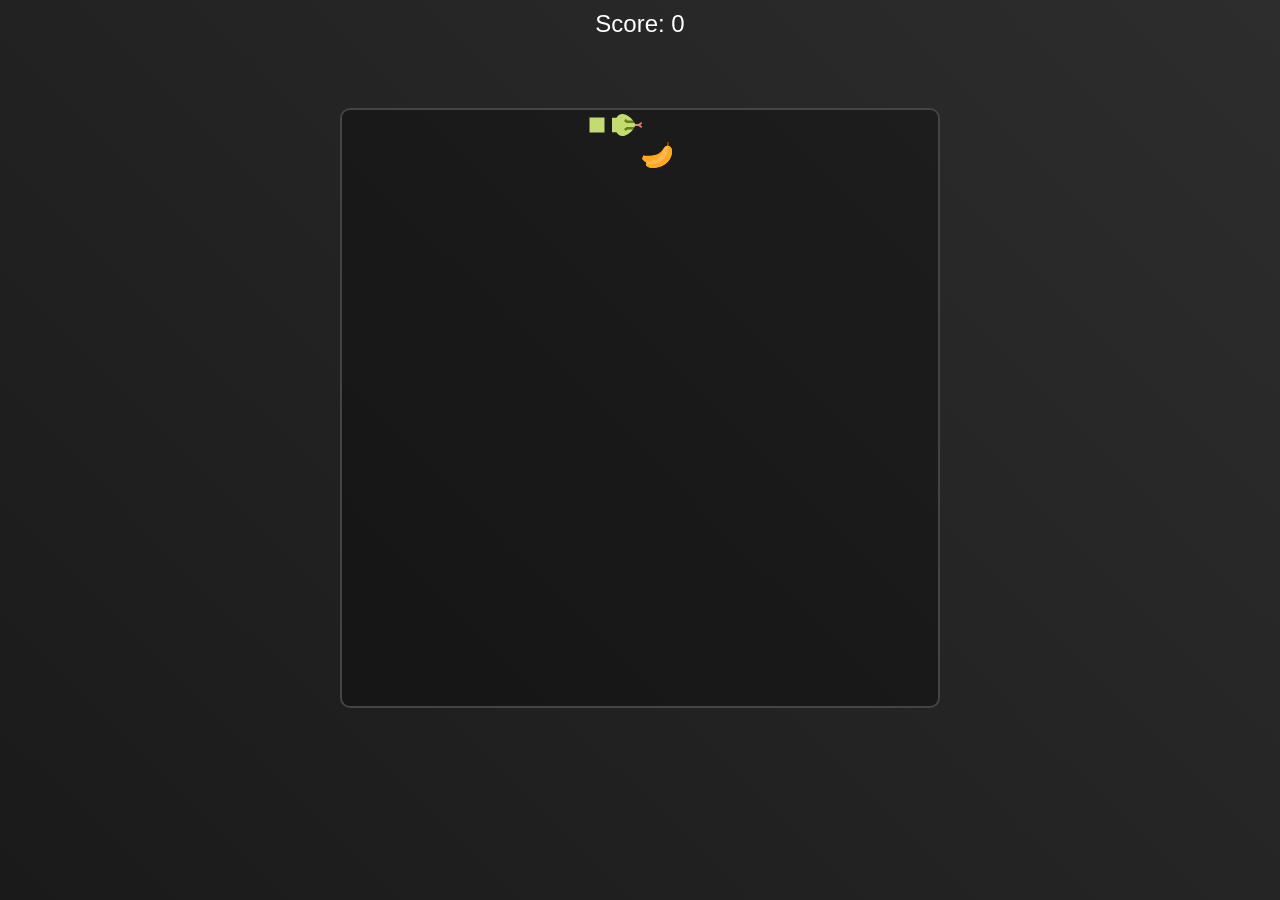
<file: Snake/index.html>
<!DOCTYPE html>
<html>
<head>
    <meta name="viewport" content="width=device-width, initial-scale=1.0, maximum-scale=1.0, user-scalable=0"/>
    <title>Snake Game</title>
    <link rel="icon" type="image/ico" href="favicon.ico">
    <style>
        * {
            margin: 0;
            padding: 0;
            box-sizing: border-box;
        }
    
        body {
            display: flex;
            flex-direction: column;
            align-items: center;
            /* justify-content: center; */
            min-height: 100vh;
            background: linear-gradient(45deg, #1a1a1a, #2d2d2d);
            font-family: Arial, sans-serif;
            overflow: hidden;
            touch-action: none;
        }
    
        .game-container {
            position: relative;
            width: min(600px, 95vw);
            height: min(600px, 95vw);
            margin: 5vh auto;
            border: 2px solid #444;
            border-radius: 10px;
            background: rgba(0, 0, 0, 0.3);
            overflow: hidden;
            z-index: 0;
        }
    
        .score-board {
            color: #fff;
            font-size: clamp(18px, 4vw, 24px);
            padding: 10px;
            text-align: center;
            width: 100%;
            position: fixed;
            top: 0;
            background: rgba(0, 0, 0, 0.3);
        }
    
        .snake-part {
            position: absolute;
            width: calc(min(600px, 95vw) / 20);
            height: calc(min(600px, 95vw) / 20);
            transition: all 0.1s linear;
        }
    
        .food {
            position: absolute;
            width: calc(min(600px, 95vw) / 20);
            height: calc(min(600px, 95vw) / 20);
            transition: all 0.2s ease;
        }
    
        #gameOver {
            position: absolute;
            top: 50%;
            left: 50%;
            transform: translate(-50%, -50%);
            background: rgba(0, 0, 0, 0.8);
            color: #fff;
            padding: 20px;
            border-radius: 10px;
            text-align: center;
            display: none;
            z-index: 3;
            width: 80%;
            max-width: 300px;
        }
    
        #gameOver h2 {
            font-size: clamp(16px, 4vw, 24px);
        }
    
        button {
            background: #4CAF50;
            border: none;
            padding: clamp(8px, 2vw, 10px) clamp(15px, 4vw, 20px);
            color: white;
            border-radius: 5px;
            cursor: pointer;
            margin-top: 10px;
            font-size: clamp(14px, 3vw, 16px);
        }
    
        .control-buttons {
            position: fixed;
            bottom: 0;
            left: 0;
            width: 100%;
            height: 35vh;
            pointer-events: none;
            z-index: 2;
        }
    
        .control-button {
            position: absolute;
            width: clamp(50px, 15vw, 80px);
            height: clamp(50px, 15vw, 80px);
            background: rgba(255, 255, 255, 0.2);
            border: 2px solid rgba(255, 255, 255, 0.3);
            border-radius: 50%;
            display: flex;
            align-items: center;
            justify-content: center;
            pointer-events: auto;
            cursor: pointer;
            -webkit-tap-highlight-color: transparent;
        }
    
        .control-button img {
            width: 60%;
            height: 60%;
            opacity: 0.7;
            transition: transform 0.2s;
        }
    
        #up img { transform: rotate(90deg);}
        #down img { transform: rotate(-90deg); }
        #right img { transform: rotate(180deg); }

        #up { top: 0; left: 50%; transform: translateX(-50%); }
        #down { bottom: 10px; left: 50%; transform: translateX(-50%); }
        #left { left: 10px; top: 50%; transform: translateY(-50%); }
        #right { right: 10px; top: 50%; transform: translateY(-50%); }
    
        @media (min-width: 1024px) {
            .control-buttons {
                display: none;
            }
            
            .game-container {
                margin: 60px auto;
            }
            
            .score-board {
                position: relative;
                background: none;
            }
        }
    
        @media (max-height: 700px) {
            .game-container {
                width: min(600px, 90vmin);
                height: min(600px, 90vmin);
            }
            
            .snake-part, .food {
                width: calc(min(600px, 90vmin) / 20);
                height: calc(min(600px, 90vmin) / 20);
            }
        }
    </style>
    
    <body>
        <div class="score-board">Score: <span id="score">0</span></div>
        
        <div id="gameOver">
            <h2>Game Over!</h2>
            <p>Final Score: <span id="finalScore">0</span></p>
            <button onclick="startGame()">Play Again</button>        
        </div>
    
        <div class="control-buttons">
            <div class="control-button" id="up">
                <img src="../images/arrow.svg" alt="Up">
            </div>
            <div class="control-button" id="down">
                <img src="../images/arrow.svg" alt="Down">
            </div>
            <div class="control-button" id="left">
                <img src="../images/arrow.svg" alt="Left">
            </div>
            <div class="control-button" id="right">
                <img src="../images/arrow.svg" alt="Right">
            </div>
        </div>
        <div class="game-container" id="gameContainer">
        </div>
    </body>

<script src="../js/js-confetti.browser.js"></script>
<script>
const fruits = [
    'apple','banana', 'orange','carrot','cherry','chicken',
    'eggplant','garlic','lemon','orange','pear','potato','strawberry','watermelon'
];

let snake = [];
let food = { x: 0, y: 0 };
let direction = 'right';
let score = 0;
let gameLoop;
let speed = 200;
let foodElement;
const container = document.getElementById('gameContainer');
const gameOverElement = document.getElementById('gameOver');
const foodImg = document.createElement('img');
const eatSound = new Audio('../mp3/eat-sound.mp3');
const gameOverSound = new Audio('../mp3/gameover-sound.mp3');
const jsConfetti = new JSConfetti();

document.getElementById('up').addEventListener('touchstart', () => changeDirection('up'));
document.getElementById('down').addEventListener('touchstart', () => changeDirection('down'));
document.getElementById('left').addEventListener('touchstart', () => changeDirection('left'));
document.getElementById('right').addEventListener('touchstart', () => changeDirection('right'));

// Prevent scrolling when touching the buttons
document.querySelectorAll('.control-button').forEach(button => {
    button.addEventListener('touchstart', (e) => e.preventDefault());
    button.addEventListener('touchmove', (e) => e.preventDefault());
    button.addEventListener('touchend', (e) => e.preventDefault());
});

function changeDirection(newDirection) {
    // Prevent 180-degree turns
    if (
        (direction === 'right' && newDirection === 'left') ||
        (direction === 'left' && newDirection === 'right') ||
        (direction === 'up' && newDirection === 'down') ||
        (direction === 'down' && newDirection === 'up')
    ) {
        return;
    }    
    direction = newDirection;
}

function playSound(sound) {
  sound.currentTime = 0; // Reset sound to start
  sound.play().catch(err => console.log('Audio play failed:', err));
}

function getGridSize() {
    const container = document.querySelector('.game-container');
    const containerSize = Math.min(container.offsetWidth, container.offsetHeight);
    return containerSize / 20; // 20x20 grid
}

function createSnakePart(x, y, type) {
    const gridSize = getGridSize();
    const part = document.createElement('div');
    part.className = 'snake-part';
    part.style.left = `${x * gridSize}px`;
    part.style.top = `${y * gridSize}px`;
    
    const img = document.createElement('img');
    img.src = `../images/snake-${type}.svg`;
    img.style.width = '100%';
    img.style.height = '100%';
    part.appendChild(img);    
    return part;
}

function updateSnake() {
    container.innerHTML = '';
    snake.forEach((part, index) => {
        const element = createSnakePart(part.x, part.y, 
            index === 0 ? 'head' : 
            index === snake.length - 1 ? 'tail' : 'body'
        );
        
        let rotation = 0;
        if (index === 0) {
            switch(direction) {
                case 'up': rotation = -90; break;
                case 'down': rotation = 90; break;
                case 'left': rotation = 180; break;
            }
        } else if (index === snake.length - 1) {
            const prev = snake[index - 1];
            if (prev.y < part.y) rotation = -90;
            else if (prev.y > part.y) rotation = 90;
            else if (prev.x < part.x) rotation = 180;
        }
        
        element.style.transform = `rotate(${rotation}deg)`;
        container.appendChild(element);
    });
    // Add existing food element
    container.appendChild(food.element);
  }

  function drawFood(x, y) {
    const gridSize = getGridSize();
    foodElement = document.createElement('div');
    foodElement.className = 'food';
    foodElement.style.left = `${x * gridSize}px`;
    foodElement.style.top = `${y * gridSize}px`;    
    foodImg.src = '../images/'+fruits[Math.floor(Math.random() * fruits.length)]+'.svg';
    foodImg.style.width = '100%';
    foodImg.style.height = '100%';
    foodElement.appendChild(foodImg);
}

function moveSnake() {
    const head = { ...snake[0] };
    const gridSize = 1; // Using grid units instead of pixels
    
    switch(direction) {
        case 'right': head.x += gridSize; break;
        case 'left': head.x -= gridSize; break;
        case 'up': head.y -= gridSize; break;
        case 'down': head.y += gridSize; break;
    }

    // Wrap-around logic using grid units
    if (head.x >= 20) head.x = 0;
    if (head.x < 0) head.x = 19;
    if (head.y >= 20) head.y = 0;
    if (head.y < 0) head.y = 19;

    if (head.x === food.x && head.y === food.y) {
        playSound(eatSound);
        jsConfetti.addConfetti();
        generateFood();
        score += foodImg.src.split('/').pop().split('.')[0].length;
        document.getElementById('score').textContent = score;
        speed = Math.max(50, speed - 5);
        clearInterval(gameLoop);
        gameLoop = setInterval(moveSnake, speed);
    } else {
        snake.pop();
    }

    if (snake.some(part => part.x === head.x && part.y === head.y)) {
        gameOver();
        return;
    }

    snake.unshift(head);
    updateSnake();
}

function generateFood() {
    let newX, newY;
    do {
        newX = Math.floor(Math.random() * 20); // Using grid units (0-19)
        newY = Math.floor(Math.random() * 20);
    } while (snake.some(part => part.x === newX && part.y === newY));
    
    drawFood(newX, newY);
    food = { x: newX, y: newY, element: foodElement };
}

function gameOver() {
    playSound(gameOverSound);
    clearInterval(gameLoop);
    gameOverElement.style.display = 'block';
    const finalScoreElement = document.getElementById('finalScore');
    if (finalScoreElement) {
        finalScoreElement.textContent = score;
    }
    if (localStorage.getItem('score')){
      score += parseInt(localStorage.getItem('score'));
    }
    localStorage.setItem('score', score);
}

function startGame() {
    snake = [
        { x: 3, y: 0 }, // Using grid units instead of pixels
        { x: 2, y: 0 },
        { x: 1, y: 0 }
    ];
    direction = 'right';
    score = 0;
    speed = 200;
    
    gameOverElement.style.display = 'none';
    document.getElementById('score').textContent = '0';
    generateFood();
    updateSnake();
    if (gameLoop) clearInterval(gameLoop);
    gameLoop = setInterval(moveSnake, speed);
}

// Add resize handler
window.addEventListener('resize', () => {
    updateSnake();
    if (food && food.element) {
        drawFood(food.x, food.y);
    }
});

document.addEventListener('keydown', (e) => {
    const newDirection = {
        'ArrowRight': 'right',
        'ArrowLeft': 'left',
        'ArrowUp': 'up',
        'ArrowDown': 'down'
    }[e.key];

    if (newDirection && 
        ((direction === 'left' && newDirection !== 'right') ||
         (direction === 'right' && newDirection !== 'left') ||
         (direction === 'up' && newDirection !== 'down') ||
         (direction === 'down' && newDirection !== 'up'))) {
        direction = newDirection;
    }
});

startGame();
</script>
</html>
</file>
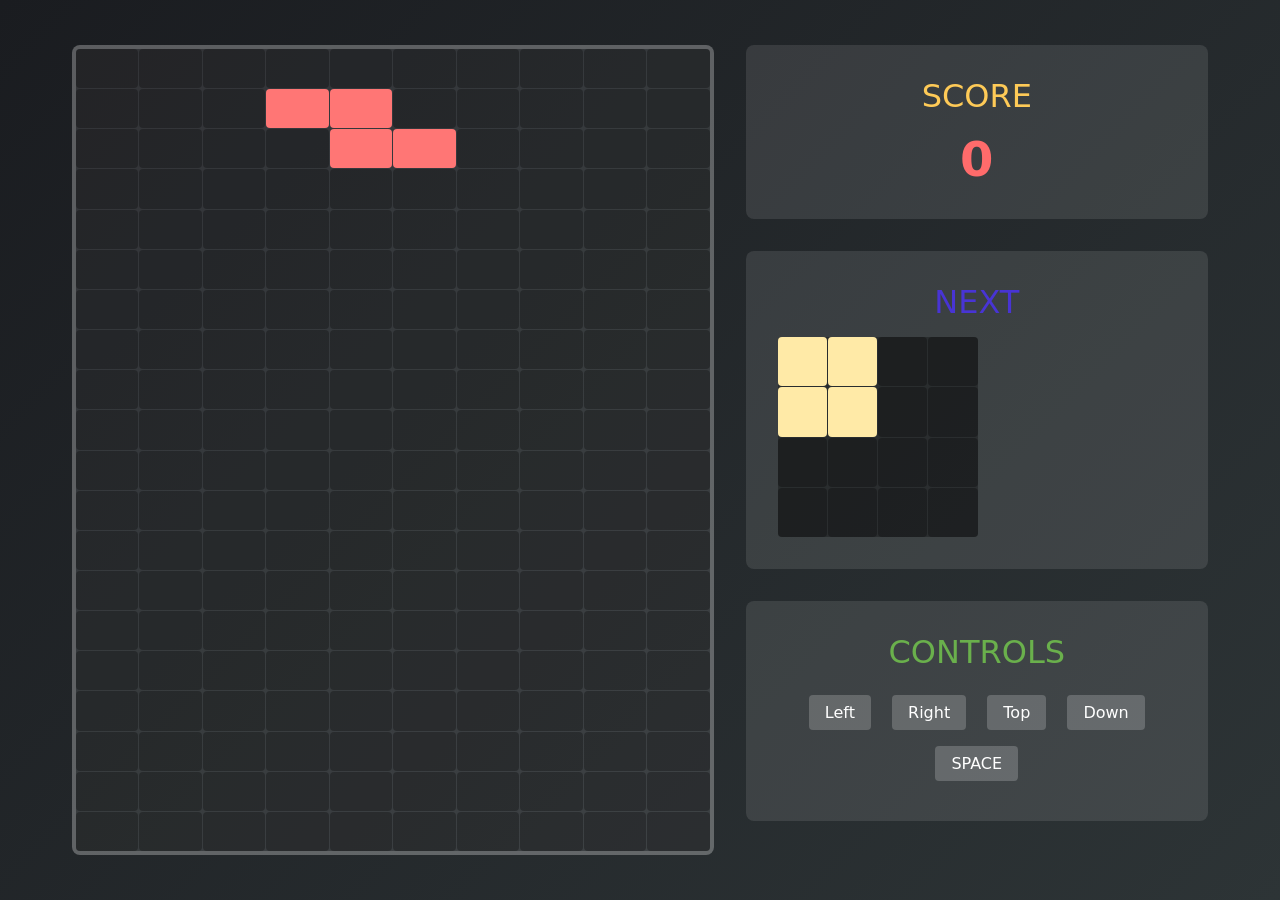
<file: Tetris/index.html>
<!DOCTYPE html>
<html>
<head>
    <meta name="viewport" content="width=device-width, initial-scale=1.0, maximum-scale=1.0, user-scalable=0"/>
    <title>Tetris Game</title>
    <style>
        * {
            margin: 0;
            padding: 0;
            box-sizing: border-box;
        }

        body {
            min-height: 100vh;
            display: flex;
            background: linear-gradient(135deg, #1a1c20 0%, #2d3436 100%);
            font-family: system-ui, -apple-system, sans-serif;
            overflow: hidden;
        }

        .game-container {
            display: flex;
            margin: auto;
            gap: 2rem;
            padding: 2rem;
            width: 100%;
            max-width: 1200px;
        }

        .game-board {
            width: 80vh;
            height: 90vh;
            display: grid;
            grid-template-columns: repeat(10, 1fr);
            grid-template-rows: repeat(20, 1fr);
            gap: 1px;
            background: rgba(255, 255, 255, 0.1);
            border: 4px solid rgba(255, 255, 255, 0.2);
            border-radius: 8px;
        }

        .cell {
            background: rgba(0, 0, 0, 0.3);
            border-radius: 4px;
        }

        .side-panel {
            display: flex;
            flex-direction: column;
            gap: 2rem;
            color: white;
        }

        .score-board {
            background: rgba(255, 255, 255, 0.1);
            padding: 2rem;
            border-radius: 8px;
            text-align: center;
        }

        .score-title {
            font-size: 2rem;
            margin-bottom: 1rem;
            color: #feca57;
        }

        .score {
            font-size: 3rem;
            font-weight: bold;
            color: #ff6b6b;
        }

        .next-piece {
            background: rgba(255, 255, 255, 0.1);
            padding: 2rem;
            border-radius: 8px;
            text-align: center;
        }

        .next-title {
            font-size: 2rem;
            margin-bottom: 1rem;
            color: #4834d4;
        }

        .next-grid {
            width: 200px;
            height: 200px;
            display: grid;
            grid-template-columns: repeat(4, 1fr);
            grid-template-rows: repeat(4, 1fr);
            gap: 1px;
            background: rgba(0, 0, 0, 0.3);
            border-radius: 4px;
        }

        .controls {
            background: rgba(255, 255, 255, 0.1);
            padding: 2rem;
            border-radius: 8px;
            text-align: center;
        }

        .controls-title {
            font-size: 2rem;
            margin-bottom: 1rem;
            color: #6ab04c;
        }

        .control-key {
            display: inline-block;
            background: rgba(255, 255, 255, 0.2);
            padding: 0.5rem 1rem;
            border-radius: 4px;
            margin: 0.5rem;
        }

        /* Tetris piece colors */
        .piece-I { background: #00cec9; }
        .piece-O { background: #ffeaa7; }
        .piece-T { background: #fd79a8; }
        .piece-S { background: #55efc4; }
        .piece-Z { background: #ff7675; }
        .piece-J { background: #74b9ff; }
        .piece-L { background: #fab1a0; }

        .control-buttons {
            position: absolute;
            width: 100%;
            height: 100%;
            pointer-events: none;
            padding: 100px 20px;
        }

        .control-button {
            position: absolute;
            width: 80px;
            height: 80px;
            background: rgba(255, 255, 255, 0.2);
            border: 2px solid rgba(255, 255, 255, 0.3);
            border-radius: 50%;
            display: flex;
            align-items: center;
            justify-content: center;
            pointer-events: auto;
            cursor: pointer;
            -webkit-tap-highlight-color: transparent;
        }

        .control-button img {
            width: 80px;
            height: 80px;
            opacity: 0.7;
            transition: transform 0.2s;
            z-index: 2;
        }

        #up img { transform: rotate(90deg);}
        #down img { transform: rotate(-90deg); }
        #right img { transform: rotate(180deg); }
        #left img { transform: rotate(0deg); }

        #up { top: 20px; left: 50%; transform: translateX(-50%); }
        #down { bottom: 10px; left: 50%; transform: translateX(-50%); }
        #left { left: 10px; top: 50%; transform: translateY(-50%); }
        #right { right: 10px; top: 50%; transform: translateY(-50%); }

        /* Display buttons only on small screens */
        @media (min-width: 1024px) {
            .control-buttons {
                display: none;
            }
        }
        /* Add responsive adjustments for mobile */
        @media (max-width: 768px) {
            .game-container {
                flex-direction: column;
                padding: 1rem;
                gap: 1rem;
            }

            .game-board {
                width: 100%;
                height: 70vh;
                max-width: 100%;
            }

            .side-panel {
                width: 100%;
            }

            .next-grid {
                width: 100%;
                max-width: 200px;
                height: 200px;
                margin: 0 auto;
            }

            .score-board, .next-piece, .controls {
                padding: 1rem;
            }

            body {
                overflow-y: auto;
                overflow-x: hidden;
            }

            .control-buttons {
                position: fixed; /* Change to fixed positioning */
                bottom: 0;
                left: 0;
                padding: 120px 20px;
            }

            #up {
                top: 40px;
            }
        }
        /* Add additional breakpoint for very small screens */
        @media (max-width: 380px) {
            .game-container {
                padding: 0.5rem;
            }

            .game-board {
                height: 60vh;
            }

            .control-button {
                width: 60px;
                height: 60px;
            }

            .control-button img {
                width: 60px;
                height: 60px;
            }
        }        
    </style>
</head>
<body>
    <div class="game-container">
        <div class="game-board">
            <!-- Grid cells will be generated by JavaScript -->
        </div><!-- .game-board -->
        <div class="side-panel">
            <div class="score-board">
                <div class="score-title">SCORE</div>
                <div class="score">0</div>
            </div>
            <div class="next-piece">
                <div class="next-title">NEXT</div>
                <div class="next-grid">
                    <!-- Next piece preview will be generated by JavaScript -->
                </div>
            </div>
            <div class="controls">
                <div class="controls-title">CONTROLS</div>
                <div class="control-key">Left</div>
                <div class="control-key">Right</div>
                <div class="control-key">Top</div>
                <div class="control-key">Down</div>
                <div class="control-key">SPACE</div>
            </div>
        </div><!-- .side-panel -->
        <!-- Control buttons -->
        <div class="control-buttons">
            <div class="control-button" id="up">
                <img src="../images/arrow.svg" alt="Up">
            </div>
            <div class="control-button" id="down">
                <img src="../images/arrow.svg" alt="Down">
            </div>
            <div class="control-button" id="left">
                <img src="../images/arrow.svg" alt="Left">
            </div>
            <div class="control-button" id="right">
                <img src="../images/arrow.svg" alt="Right">
            </div>
        </div><!-- .control-buttons -->        
    </div><!-- .game-container -->

    <script src="../js/js-confetti.browser.js"></script>
    <script src="app.js"></script>
</body>
</html>
</file>
